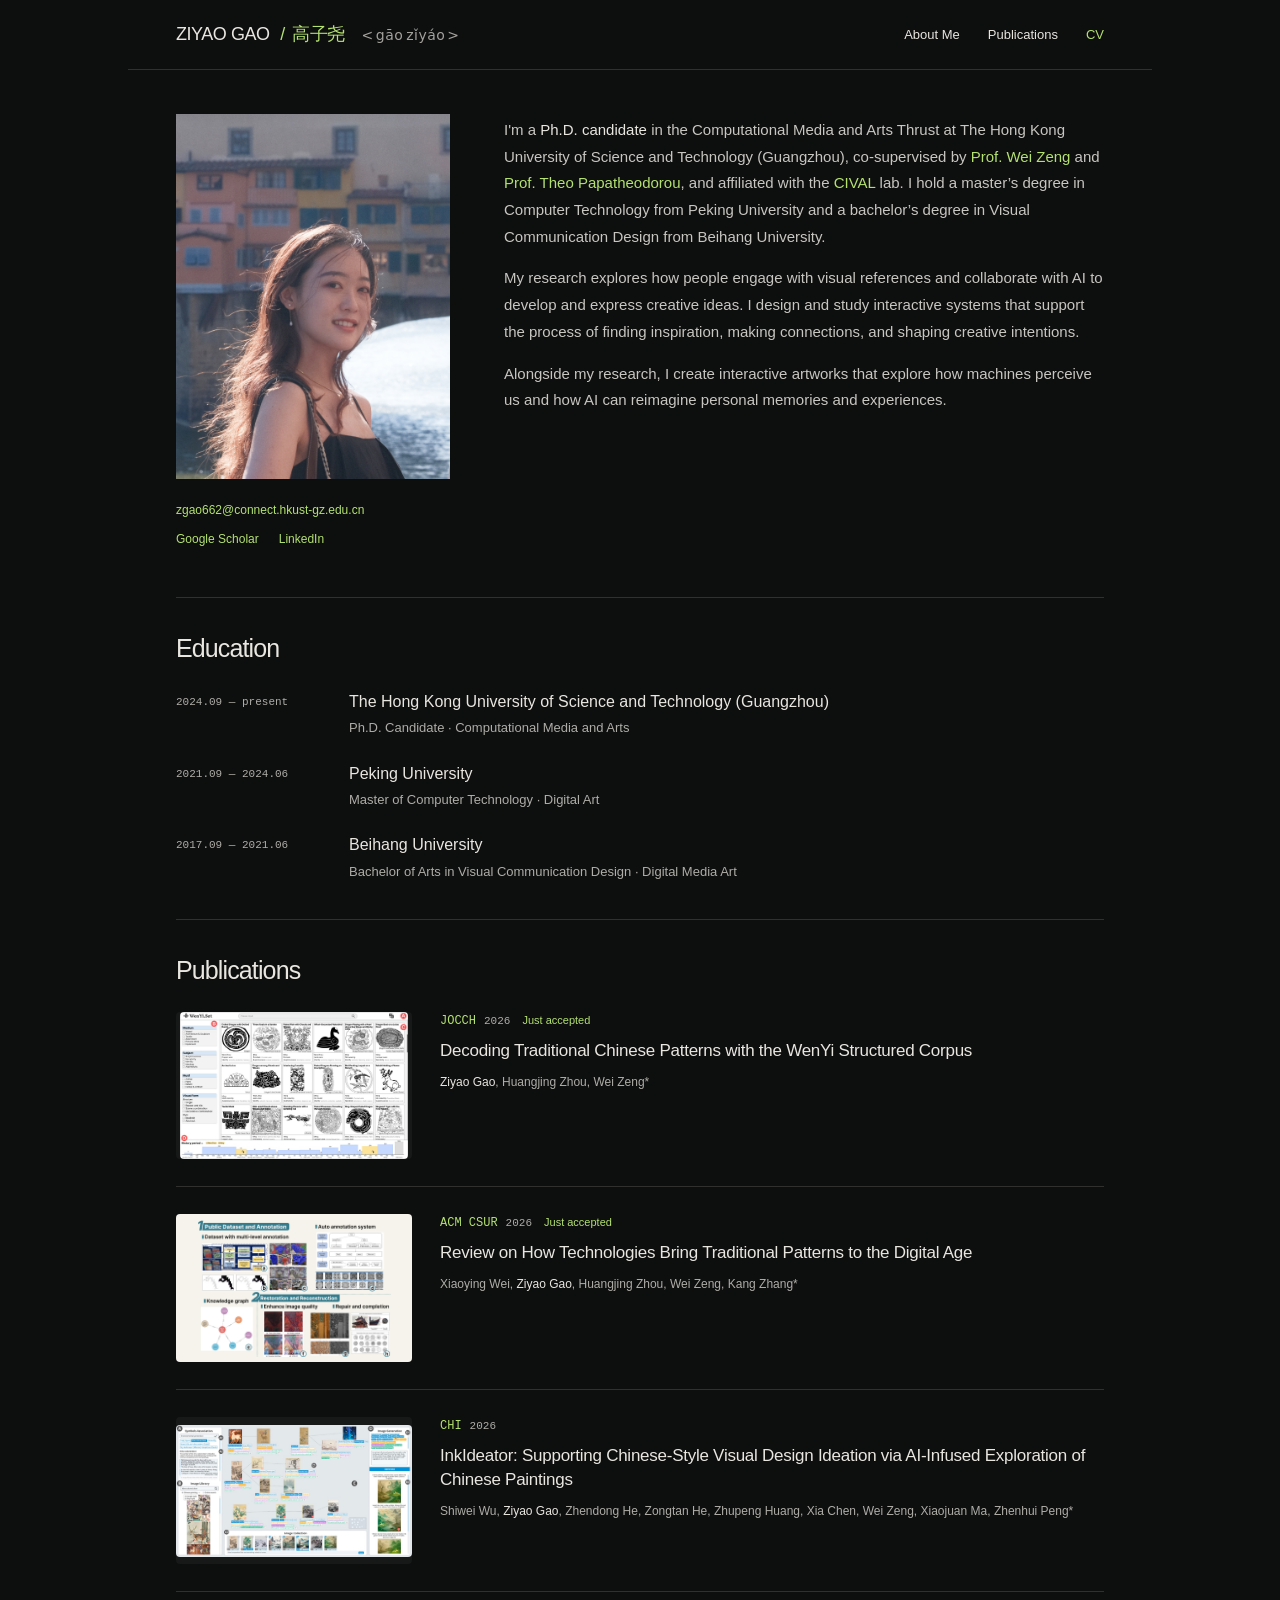
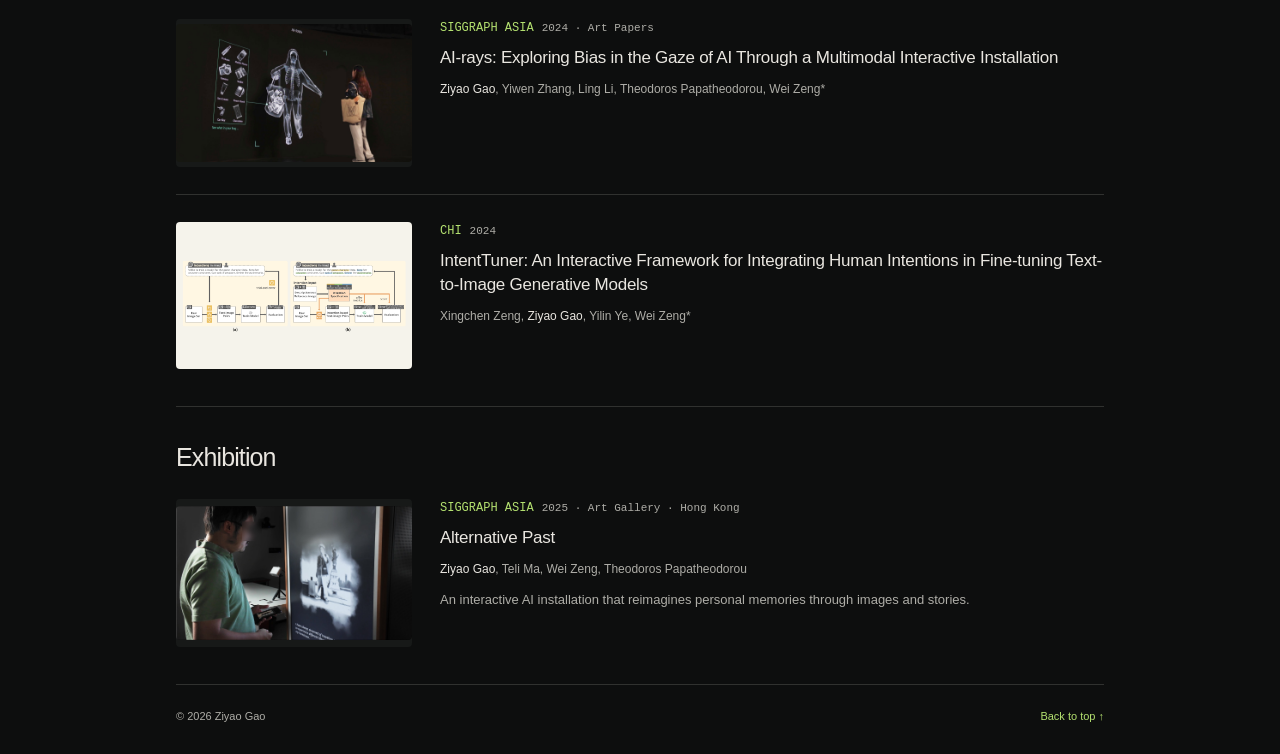
<file: index.html>
<!doctype html>
<html lang="en">
<head>
<meta charset="utf-8">
<meta name="viewport" content="width=device-width, initial-scale=1">
<meta name="description" content="Ziyao Gao is a Ph.D. candidate at HKUST (Guangzhou), exploring visual references, human–AI collaboration, creative ideation, and interactive art.">
<meta name="theme-color" content="#0d0e0e">
<meta property="og:title" content="Ziyao Gao / 高子尧">
<meta property="og:description" content="Ziyao Gao is a Ph.D. candidate at HKUST (Guangzhou), exploring visual references, human–AI collaboration, creative ideation, and interactive art.">
<meta property="og:type" content="website">
<meta property="og:url" content="https://ziyaogao99.github.io/">
<link rel="canonical" href="https://ziyaogao99.github.io/">
<link rel="icon" href="data:,">
<link rel="stylesheet" href="styles.css?v=1dc4e355416b">
<script src="portrait.js?v=73657a972b7d" defer></script>
<title>Ziyao Gao / 高子尧</title>
</head>
<body>
<div id="ziyao-home" aria-label="Ziyao Gao academic homepage">
 <header class="zg-header">
  <p class="zg-name">ZIYAO GAO <span class="zg-name-zh" lang="zh-Hans">/ 高子尧</span> <span class="zg-pinyin" lang="zh-Latn-pinyin">&lt;<span>gāo zǐyáo</span>&gt;</span></p>
  <nav class="zg-nav" aria-label="Main navigation">
   <a href="#ziyao-home">About Me</a>
   <a href="#zg-publications">Publications</a>
   <a class="zg-cv" href="Ziyao-Gao-CV.pdf?v=a0fd600a6c03" target="_blank" rel="noopener noreferrer" aria-label="Open CV PDF in a new window">CV</a>
  </nav>
 </header>

<section class="zg-about" aria-label="About Me">
  <div class="zg-left">
   <figure class="zg-portrait" aria-label="Ziyao Gao portrait"><img src="portrait-original.jpeg" width="1405" height="1872" alt="Ziyao Gao standing beside a river, with a historic bridge in the background" draggable="false" fetchpriority="high"></figure>
   <div class="zg-contact-block">
    <p class="zg-email"><a href="mailto:zgao662@connect.hkust-gz.edu.cn">zgao662@connect.hkust-gz.edu.cn</a></p>
    <div class="zg-contact"><a href="https://scholar.google.com/citations?user=pLJfwc4AAAAJ&amp;hl=zh-CN" target="_blank" rel="noopener noreferrer">Google Scholar</a><a href="https://www.linkedin.com/in/%E5%AD%90%E5%B0%A7-%E9%AB%98-7695561b7/" target="_blank" rel="noopener noreferrer">LinkedIn</a></div>
   </div>
  </div>
  <div class="zg-right">
   <div class="zg-bio">
    <p><span class="zg-line-text">I'm a <strong>Ph.D. candidate</strong> in the Computational Media and Arts Thrust at The Hong Kong University of Science and Technology (Guangzhou), co-supervised by <a href="https://zeng-wei.com/" target="_blank" rel="noopener noreferrer">Prof. Wei Zeng</a> and <a href="https://www.randomquark.com/about-theo/" target="_blank" rel="noopener noreferrer">Prof. Theo Papatheodorou</a>, and affiliated with the <a href="https://hkust-cival.com/team/" target="_blank" rel="noopener noreferrer">CIVAL</a> lab. I hold a master’s degree in Computer Technology from Peking University and a bachelor’s degree in Visual Communication Design from Beihang University.</span></p>
    <p><span class="zg-line-text">My research explores how people engage with visual references and collaborate with AI to develop and express creative ideas. I design and study interactive systems that support the process of finding inspiration, making connections, and shaping creative intentions.</span></p>
    <p><span class="zg-line-text">Alongside my research, I create interactive artworks that explore how machines perceive us and how AI can reimagine personal memories and experiences.</span></p>
   </div>
  </div>
 </section>

 <section class="zg-section" id="zg-education" aria-labelledby="zg-edu-title">
  <div class="zg-section-head"><h2 id="zg-edu-title">Education</h2></div>
  <div class="zg-education">
   <article class="zg-edu-row"><div class="zg-date">2024.09 — present</div><div><h3><span class="zg-line-text">The Hong Kong University of Science and Technology (Guangzhou)</span></h3><p><span class="zg-line-text">Ph.D. Candidate · Computational Media and Arts</span></p></div></article>
   <article class="zg-edu-row"><div class="zg-date">2021.09 — 2024.06</div><div><h3><span class="zg-line-text">Peking University</span></h3><p><span class="zg-line-text">Master of Computer Technology · Digital Art</span></p></div></article>
   <article class="zg-edu-row"><div class="zg-date">2017.09 — 2021.06</div><div><h3><span class="zg-line-text">Beihang University</span></h3><p><span class="zg-line-text">Bachelor of Arts in Visual Communication Design · Digital Media Art</span></p></div></article>
  </div>
 </section>

 <section class="zg-section" id="zg-publications" aria-labelledby="zg-pub-title">
  <div class="zg-section-head"><h2 id="zg-pub-title">Publications</h2></div>
  <div class="zg-pubs">
   <article class="zg-pub">
    <figure class="zg-pub-image"><img src="wenyi.jpg" width="1100" height="714" alt="WenYi corpus interface showing traditional Chinese patterns, filters, and a historical timeline" loading="lazy" decoding="async"></figure>
    <div class="zg-pub-content"><div class="zg-pub-meta"><div class="zg-venue">JOCCH<small>2026</small></div><span class="zg-status">Just accepted</span></div><h3><span class="zg-line-text"><a href="https://dl.acm.org/doi/10.1145/3862860" target="_blank" rel="noopener noreferrer">Decoding Traditional Chinese Patterns with the WenYi Structured Corpus</a></span></h3><p class="zg-authors"><span class="zg-line-text"><strong>Ziyao Gao</strong>, Huangjing Zhou, Wei Zeng*</span></p></div>
   </article>
   <article class="zg-pub">
    <figure class="zg-pub-image zg-pub-diagram"><img src="review.png" width="1600" height="1136" alt="Overview of technologies for traditional patterns, covering datasets, annotation, restoration, and reconstruction" loading="lazy" decoding="async"></figure>
    <div class="zg-pub-content"><div class="zg-pub-meta"><div class="zg-venue">ACM CSUR<small>2026</small></div><span class="zg-status">Just accepted</span></div><h3><span class="zg-line-text">Review on How Technologies Bring Traditional Patterns to the Digital Age</span></h3><p class="zg-authors"><span class="zg-line-text">Xiaoying Wei, <strong>Ziyao Gao</strong>, Huangjing Zhou, Wei Zeng, Kang Zhang*</span></p></div>
   </article>
   <article class="zg-pub">
    <figure class="zg-pub-image"><img src="inkideator.jpg" width="1100" height="617" alt="InkIdeator interface with Chinese painting references, an ideation canvas, and generated designs" loading="lazy" decoding="async"></figure>
    <div class="zg-pub-content"><div class="zg-pub-meta"><div class="zg-venue">CHI<small>2026</small></div></div><h3><span class="zg-line-text"><a href="https://doi.org/10.1145/3772318.3791675" target="_blank" rel="noopener noreferrer">InkIdeator: Supporting Chinese-Style Visual Design Ideation via AI-Infused Exploration of Chinese Paintings</a></span></h3><p class="zg-authors"><span class="zg-line-text">Shiwei Wu, <strong>Ziyao Gao</strong>, Zhendong He, Zongtan He, Zhupeng Huang, Xia Chen, Wei Zeng, Xiaojuan Ma, Zhenhui Peng*</span></p></div>
   </article>
   <article class="zg-pub">
    <figure class="zg-pub-image"><img src="ai-rays.jpg" width="1100" height="645" alt="A visitor interacting with the AI-rays installation and its projected X-ray view of a bag" loading="lazy" decoding="async"></figure>
    <div class="zg-pub-content"><div class="zg-pub-meta"><div class="zg-venue">SIGGRAPH ASIA<small>2024 · Art Papers</small></div></div><h3><span class="zg-line-text"><a href="https://doi.org/10.1145/3680530.3695433" target="_blank" rel="noopener noreferrer">AI-rays: Exploring Bias in the Gaze of AI Through a Multimodal Interactive Installation</a></span></h3><p class="zg-authors"><span class="zg-line-text"><strong>Ziyao Gao</strong>, Yiwen Zhang, Ling Li, Theodoros Papatheodorou, Wei Zeng*</span></p></div>
   </article>
   <article class="zg-pub">
    <figure class="zg-pub-image zg-pub-diagram"><img src="intenttuner.png" width="1600" height="507" alt="IntentTuner pipeline comparing conventional model training with intention specification and intention-based training data" loading="lazy" decoding="async"></figure>
    <div class="zg-pub-content"><div class="zg-pub-meta"><div class="zg-venue">CHI<small>2024</small></div></div><h3><span class="zg-line-text"><a href="https://doi.org/10.1145/3613904.3642165" target="_blank" rel="noopener noreferrer">IntentTuner: An Interactive Framework for Integrating Human Intentions in Fine-tuning Text-to-Image Generative Models</a></span></h3><p class="zg-authors"><span class="zg-line-text">Xingchen Zeng, <strong>Ziyao Gao</strong>, Yilin Ye, Wei Zeng*</span></p></div>
   </article>
  </div>
 </section>

 <section class="zg-section" id="zg-exhibition" aria-labelledby="zg-exhibition-title">
  <div class="zg-section-head"><h2 id="zg-exhibition-title">Exhibition</h2></div>
  <article class="zg-exhibition">
   <figure class="zg-exhibition-image"><img src="alternative-past.jpg" width="1100" height="625" alt="A visitor using Alternative Past beside a large projected reinterpretation of a personal memory" loading="lazy" decoding="async"></figure>
   <div class="zg-pub-content"><div class="zg-pub-meta"><div class="zg-venue">SIGGRAPH ASIA<small>2025 · Art Gallery · Hong Kong</small></div></div><h3><span class="zg-line-text"><a href="https://doi.org/10.1145/3757368.3765545" target="_blank" rel="noopener noreferrer">Alternative Past</a></span></h3><p class="zg-authors"><span class="zg-line-text"><strong>Ziyao Gao</strong>, Teli Ma, Wei Zeng, Theodoros Papatheodorou</span></p><p class="zg-description"><span class="zg-line-text">An interactive AI installation that reimagines personal memories through images and stories.</span></p></div>
  </article>
 </section>

 <section class="zg-section" id="zg-awards" hidden aria-labelledby="zg-awards-title">
  <div class="zg-section-head"><h2 id="zg-awards-title">Selected Awards</h2></div>
  <div class="zg-awards">
   <article class="zg-award"><div class="zg-award-meta">2021 · Municipal Award</div><h3>Outstanding Graduate of Beijing</h3></article>
   <article class="zg-award"><div class="zg-award-meta">2021 · University Award</div><h3>Excellent Bachelor's Thesis</h3></article>
   <article class="zg-award"><div class="zg-award-meta">2020 · National Award</div><h3>National College Digital Art and Design Awards (NCDA)</h3><p>Second Prize, National Finals · Digital Image and Video Design</p></article>
   <article class="zg-award"><div class="zg-award-meta">2018–2020 · University Award</div><h3>Academic Excellence Scholarship</h3><p>Grand Prize (2018), Second Prize (2019), First Prize (2020)</p></article>
   <article class="zg-award"><div class="zg-award-meta">2018–2020 · University Award</div><h3>Social Work Scholarship</h3><p>Second Prize</p></article>
   <article class="zg-award"><div class="zg-award-meta">2019 · Municipal Award</div><h3>Beijing College Students 3D Printing Competition</h3><p>Second Prize</p></article>
   <article class="zg-award"><div class="zg-award-meta">2019 · University Award</div><h3>Excellent Student Leader</h3></article>
   <article class="zg-award"><div class="zg-award-meta">2018–2019 · University Award</div><h3>Annual Outstanding Student</h3></article>
  </div>
 </section>

 <section class="zg-section" id="zg-misc" hidden aria-labelledby="zg-misc-title"><h2 id="zg-misc-title">Misc</h2></section>
 <footer class="zg-footer"><span>© 2026 Ziyao Gao</span><a href="#ziyao-home">Back to top ↑</a></footer>
</div>
</body>
</html>
</file>
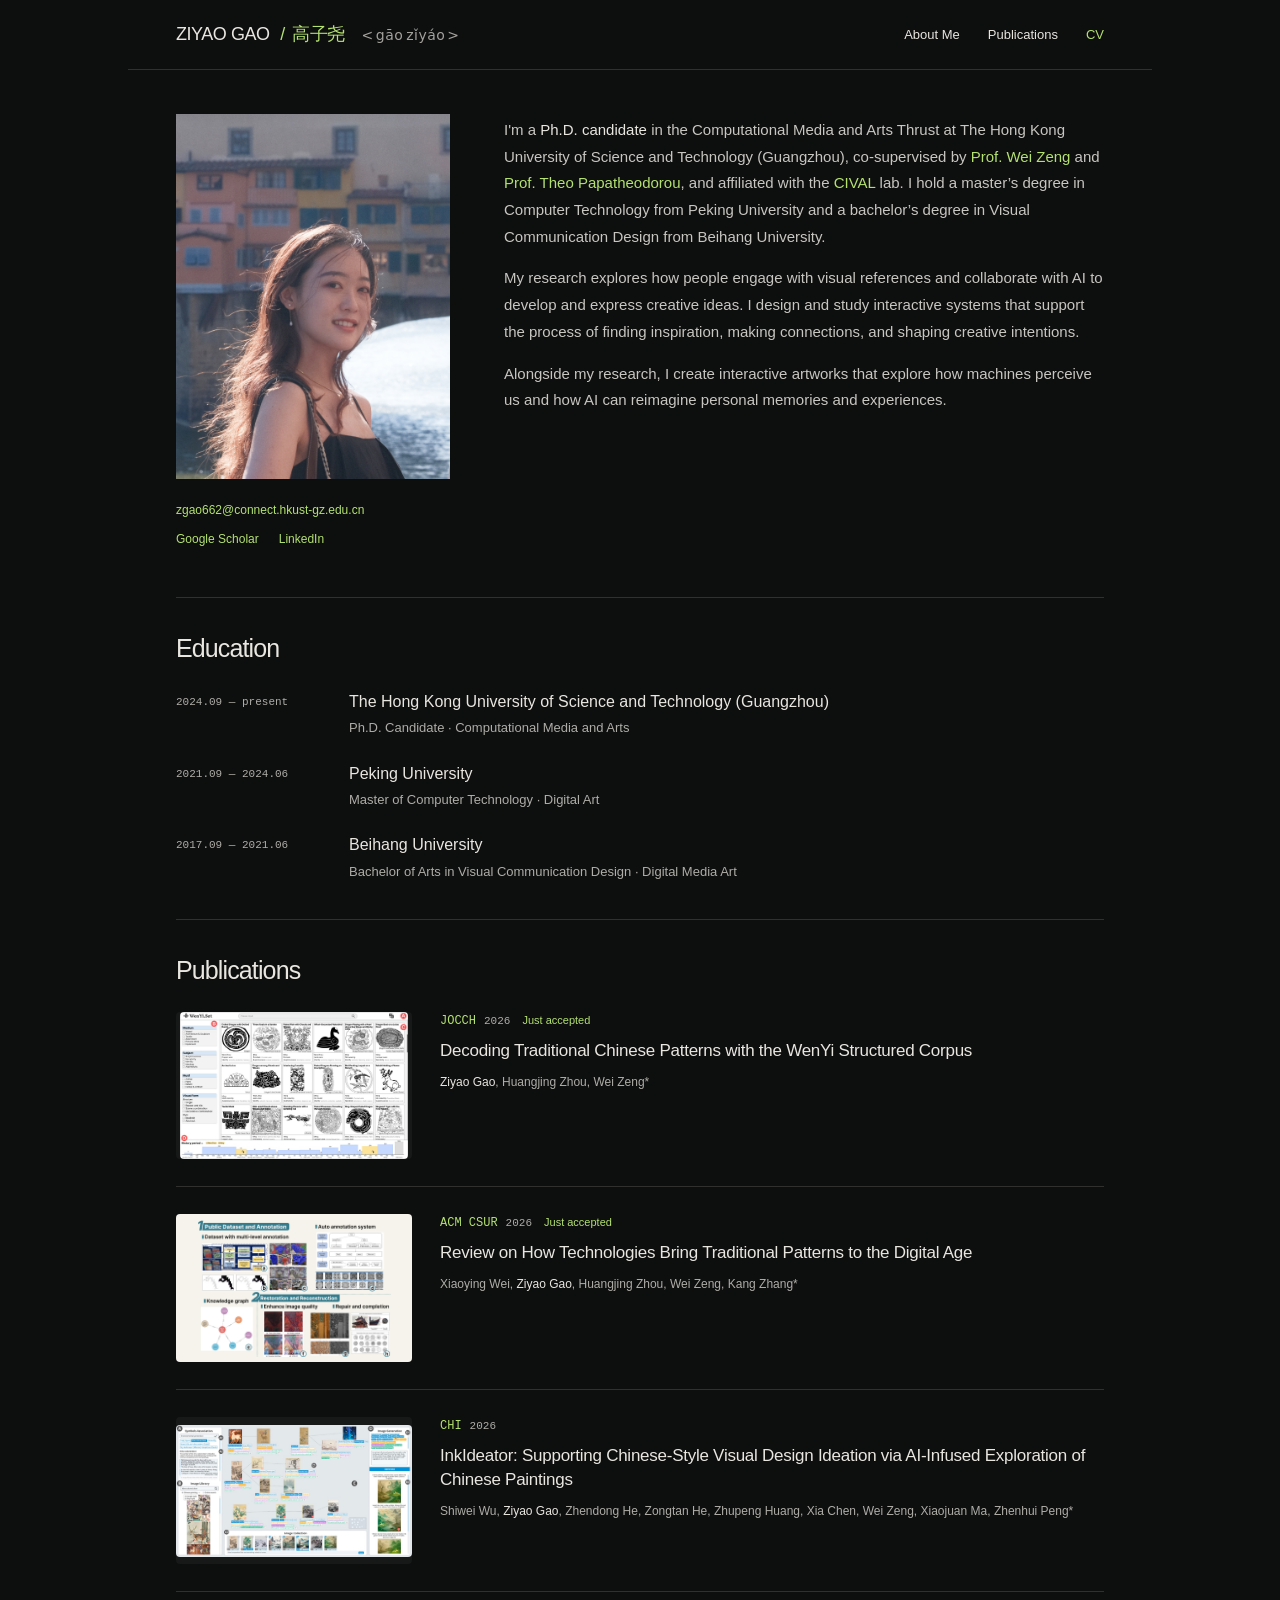
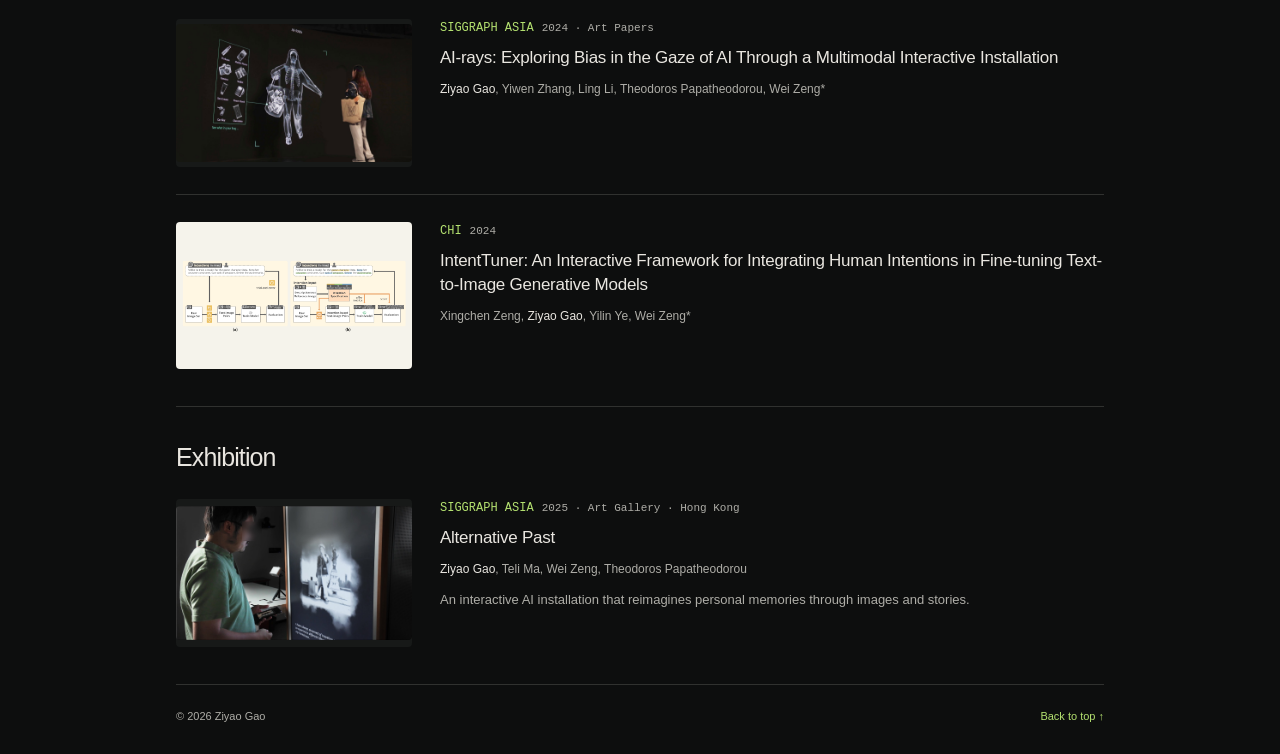
<file: homepage/index.html>
<!doctype html>
<html lang="en">
<head>
<meta charset="utf-8">
<meta name="viewport" content="width=device-width, initial-scale=1">
<meta name="robots" content="noindex">
<link rel="canonical" href="https://ziyaogao99.github.io/">
<title>Ziyao Gao — Homepage moved</title>
<script>window.location.replace('../' + window.location.search + window.location.hash);</script>
<noscript><meta http-equiv="refresh" content="0; url=../"></noscript>
</head>
<body><p>This homepage has moved to <a href="../">ziyaogao99.github.io</a>.</p></body>
</html>
</file>
<file: styles.css>
body{margin:0;background:#0d0e0e}#ziyao-home{max-width:1024px;margin:0 auto}@media(prefers-reduced-motion:no-preference){html{scroll-behavior:smooth}}
#ziyao-home { --zg-bg:#0d0e0e; --zg-fg:#e9e6e0; --zg-muted:#aeada7; --zg-accent:#B4E170; --zg-img-radius:4px; --zg-line:#30312f; --zg-panel:#171918; --zg-bio-size:15px; --zg-portrait-width:274px; --zg-gutter:48px; background:var(--zg-bg); color:var(--zg-fg); padding:0 var(--zg-gutter); font:15px/1.7 Arial,Helvetica,sans-serif; text-align:left; box-sizing:border-box; color-scheme:dark; }
#ziyao-home * { box-sizing:border-box; }
#ziyao-home::selection, #ziyao-home ::selection { background-color:#A94DA6; color:#000; }
/* Match WebKit's native selection band to the line box, including the first line.
   Inline padding leaves the text baselines and wrapping intact. Arial's text box is about 1.14em. */
@supports (font: -apple-system-body) {
 #ziyao-home .zg-line-text {
  padding-block:max(0px, calc((1lh - 1.14em) / 2));
  padding-block:max(0px, calc((round(down, 1lh, 1px) - round(nearest, 1.14em, 1px)) / 2));
 }
}
#ziyao-home :is(h1,h2,h3,p,figure) { margin:0; }
#ziyao-home a { color:var(--zg-accent); text-decoration:none; }
#ziyao-home a:hover { text-decoration:underline; text-underline-offset:5px; }
#ziyao-home a:focus-visible { outline:2px solid var(--zg-accent); outline-offset:5px; }
#ziyao-home [hidden] { display:none!important; }
#ziyao-home .zg-header { position:sticky; top:0; z-index:10; min-height:70px; margin:0 calc(-1 * var(--zg-gutter)); padding:0 var(--zg-gutter); background:var(--zg-bg); display:flex; align-items:center; justify-content:space-between; gap:24px; border-bottom:1px solid var(--zg-line); }
@supports (backdrop-filter: blur(16px)) or (-webkit-backdrop-filter: blur(16px)) {
 @media not (prefers-reduced-transparency: reduce) {
  #ziyao-home .zg-header.is-scrolled {
   background-color:rgba(13,14,14,.89);
   -webkit-backdrop-filter:blur(16px);
   backdrop-filter:blur(16px);
  }
 }
}
#ziyao-home .zg-name { font-size:18px; line-height:1.4; font-weight:500; color:var(--zg-fg); letter-spacing:-.025em; }
#ziyao-home .zg-name-zh { color:var(--zg-accent); margin-left:6px; word-spacing:3px; white-space:nowrap; }
#ziyao-home .zg-pinyin { color:#a3a19c; font-family:"Helvetica Neue",system-ui,sans-serif; font-size:14px; font-weight:300; letter-spacing:.035em; margin-left:12px; white-space:nowrap; }
#ziyao-home .zg-pinyin > span { padding-inline:2px; word-spacing:-2px; }
#ziyao-home .zg-nav { display:flex; gap:28px; align-items:center; font-size:13px; line-height:1.5; }
#ziyao-home .zg-nav a { color:var(--zg-fg); white-space:nowrap; }
#ziyao-home .zg-nav .zg-cv { color:var(--zg-accent); }
#ziyao-home .zg-about { display:grid; grid-template-columns:var(--zg-portrait-width) minmax(0,1fr); column-gap:54px; padding:44px 0 48px; position:relative; }
#ziyao-home .zg-portrait { width:100%; aspect-ratio:3/4; position:relative; overflow:hidden; background:var(--zg-panel); border-radius:0; }
#ziyao-home .zg-portrait img { position:absolute; display:block; max-width:none; max-height:none; width:100%; height:100%; left:0; top:0; object-fit:cover; border-radius:0; user-select:none; -webkit-user-drag:none; pointer-events:none; }
#ziyao-home .zg-photo-label { font:11px/1.5 ui-monospace,SFMono-Regular,Consolas,monospace; letter-spacing:.08em; color:var(--zg-muted); }
#ziyao-home .zg-contact-block { margin-top:21px; }
#ziyao-home .zg-contact { display:flex; flex-wrap:wrap; gap:12px 20px; font-size:12px; margin-top:8px; }
#ziyao-home .zg-email { margin-top:0; font-size:12px; overflow-wrap:anywhere; }
#ziyao-home .zg-right { min-width:0; padding-top:3px; }
#ziyao-home .zg-bio { font-size:var(--zg-bio-size); line-height:1.78; color:#c8c6c0; }
#ziyao-home .zg-bio p+p { margin-top:15px; }
#ziyao-home .zg-bio strong { color:var(--zg-fg); font-weight:500; }
#ziyao-home .zg-section { border-top:1px solid var(--zg-line); padding:35px 0 37px; scroll-margin-top:92px; }
#ziyao-home .zg-section-head { display:flex; align-items:baseline; justify-content:space-between; gap:20px; margin-bottom:27px; }
#ziyao-home h2 { font-size:25px; font-weight:500; line-height:1.2; letter-spacing:-.035em; }
#ziyao-home .zg-note { font-size:11px; color:var(--zg-muted); }
#ziyao-home .zg-education { display:grid; gap:23px; }
#ziyao-home .zg-edu-row { display:grid; grid-template-columns:147px minmax(0,1fr); gap:26px; }
#ziyao-home .zg-date { color:var(--zg-muted); font:11px/1.65 ui-monospace,SFMono-Regular,Consolas,monospace; padding-top:3px; }
#ziyao-home .zg-edu-row h3 { font-size:16px; font-weight:500; line-height:1.45; }
#ziyao-home .zg-edu-row p { color:var(--zg-muted); font-size:13px; line-height:1.65; margin-top:4px; }
#ziyao-home .zg-pubs { display:grid; gap:27px; }
#ziyao-home .zg-pub { display:grid; grid-template-columns:236px minmax(0,1fr); gap:28px; align-items:start; }
#ziyao-home .zg-pub+.zg-pub { border-top:1px solid var(--zg-line); padding-top:27px; }
#ziyao-home .zg-pub-image { aspect-ratio:1.6; width:100%; background:var(--zg-panel); display:flex; align-items:center; justify-content:center; overflow:hidden; border-radius:var(--zg-img-radius); }
#ziyao-home .zg-pub-image img { display:block; max-width:100%; max-height:100%; width:auto; height:auto; object-fit:contain; border-radius:var(--zg-img-radius); }
#ziyao-home .zg-pub-diagram { background:#f5f3eb; padding:5px; }
#ziyao-home .zg-pub-content { min-width:0; }
#ziyao-home .zg-pub-meta { display:flex; flex-wrap:wrap; align-items:baseline; gap:12px; margin-bottom:8px; }
#ziyao-home .zg-venue { color:var(--zg-accent); font:12px/1.55 ui-monospace,SFMono-Regular,Consolas,monospace; }
#ziyao-home .zg-venue small { display:inline; color:var(--zg-muted); font-size:11px; margin-left:8px; }
#ziyao-home .zg-status { display:inline-block; color:var(--zg-accent); font-size:11px; line-height:1.5; }
#ziyao-home .zg-pub h3 { font-size:17px; font-weight:500; line-height:1.43; letter-spacing:-.015em; }
#ziyao-home .zg-pub h3 a { color:var(--zg-fg); }
#ziyao-home :is(.zg-pub,.zg-exhibition) h3 a:hover { color:var(--zg-accent); }
#ziyao-home .zg-authors { color:var(--zg-muted); font-size:12px; line-height:1.7; margin-top:9px; }
#ziyao-home .zg-authors strong { color:var(--zg-fg); font-weight:500; }
#ziyao-home .zg-exhibition { display:grid; grid-template-columns:236px minmax(0,1fr); gap:28px; align-items:start; }
#ziyao-home .zg-exhibition-image { aspect-ratio:1.6; background:var(--zg-panel); display:flex; align-items:center; justify-content:center; overflow:hidden; border-radius:var(--zg-img-radius); }
#ziyao-home .zg-exhibition-image img { display:block; max-width:100%; max-height:100%; width:auto; height:auto; object-fit:contain; border-radius:var(--zg-img-radius); }
#ziyao-home .zg-exhibition h3 { font-size:17px; font-weight:500; line-height:1.43; letter-spacing:-.015em; }
#ziyao-home .zg-exhibition h3 a { color:var(--zg-fg); }
#ziyao-home .zg-exhibition .zg-description { color:var(--zg-muted); font-size:13px; line-height:1.65; margin-top:9px; }
#ziyao-home .zg-awards { display:grid; gap:25px; padding-left:173px; }
#ziyao-home .zg-award-meta { color:var(--zg-accent); font:12px/1.65 ui-monospace,SFMono-Regular,Consolas,monospace; margin-bottom:3px; }
#ziyao-home .zg-award h3 { font-size:16px; font-weight:500; line-height:1.45; }
#ziyao-home .zg-award p { color:var(--zg-muted); font-size:13px; line-height:1.65; margin-top:4px; }
#ziyao-home .zg-footer { display:flex; justify-content:space-between; gap:20px; padding:22px 0 28px; border-top:1px solid var(--zg-line); font-size:11px; color:var(--zg-muted); }

@media(max-width:800px) {
 #ziyao-home { --zg-gutter:32px; }
 #ziyao-home .zg-about { grid-template-columns:220px minmax(0,1fr); gap:32px; }
 #ziyao-home .zg-bio { font-size:14px; }
 #ziyao-home .zg-edu-row { grid-template-columns:122px minmax(0,1fr); gap:24px; }
 #ziyao-home .zg-awards { padding-left:146px; }
 #ziyao-home .zg-pub { grid-template-columns:190px minmax(0,1fr); gap:24px; }
 #ziyao-home .zg-exhibition { grid-template-columns:190px minmax(0,1fr); gap:24px; }
}
@media(max-width:600px) {
 #ziyao-home { --zg-gutter:22px; }
 #ziyao-home .zg-header { flex-wrap:wrap; justify-content:flex-start; gap:8px; padding:13px var(--zg-gutter); }
 #ziyao-home .zg-name { width:100%; font-size:18px; }
 #ziyao-home .zg-nav { width:100%; gap:25px; font-size:12px; }
 #ziyao-home .zg-about { display:block; padding:29px 0 32px; }
 #ziyao-home .zg-portrait { max-width:220px; }
 #ziyao-home .zg-contact-block { margin-top:18px; }
 #ziyao-home .zg-right { padding-top:0; margin-top:25px; }
 #ziyao-home .zg-bio { font-size:14px; line-height:1.85; }
 #ziyao-home .zg-section { padding:29px 0 30px; scroll-margin-top:118px; }
 #ziyao-home .zg-section-head { flex-wrap:wrap; gap:10px; margin-bottom:23px; }
 #ziyao-home h2 { font-size:24px; }
 #ziyao-home .zg-edu-row { display:block; }
 #ziyao-home .zg-awards { padding-left:0; }
 #ziyao-home .zg-edu-row .zg-date { margin-bottom:6px; }
 #ziyao-home .zg-edu-row h3 { font-size:16px; }
 #ziyao-home .zg-pub { display:block; }
 #ziyao-home .zg-pub-image { margin-bottom:17px; }
 #ziyao-home .zg-pub-meta { display:flex; align-items:baseline; gap:14px; margin-bottom:11px; flex-wrap:wrap; }
 #ziyao-home .zg-venue small { display:inline; margin-left:8px; }
 #ziyao-home .zg-status { margin-top:0; }
 #ziyao-home .zg-pub h3 { font-size:17px; }
 #ziyao-home .zg-authors { font-size:12px; }
 #ziyao-home .zg-exhibition { display:block; }
 #ziyao-home .zg-exhibition-image { margin-bottom:17px; }
 #ziyao-home .zg-exhibition h3 { font-size:17px; }
}
@media(pointer:coarse) {
 #ziyao-home .zg-nav a,#ziyao-home .zg-contact a { display:inline-flex; align-items:center; min-height:44px; }
}
</file>
